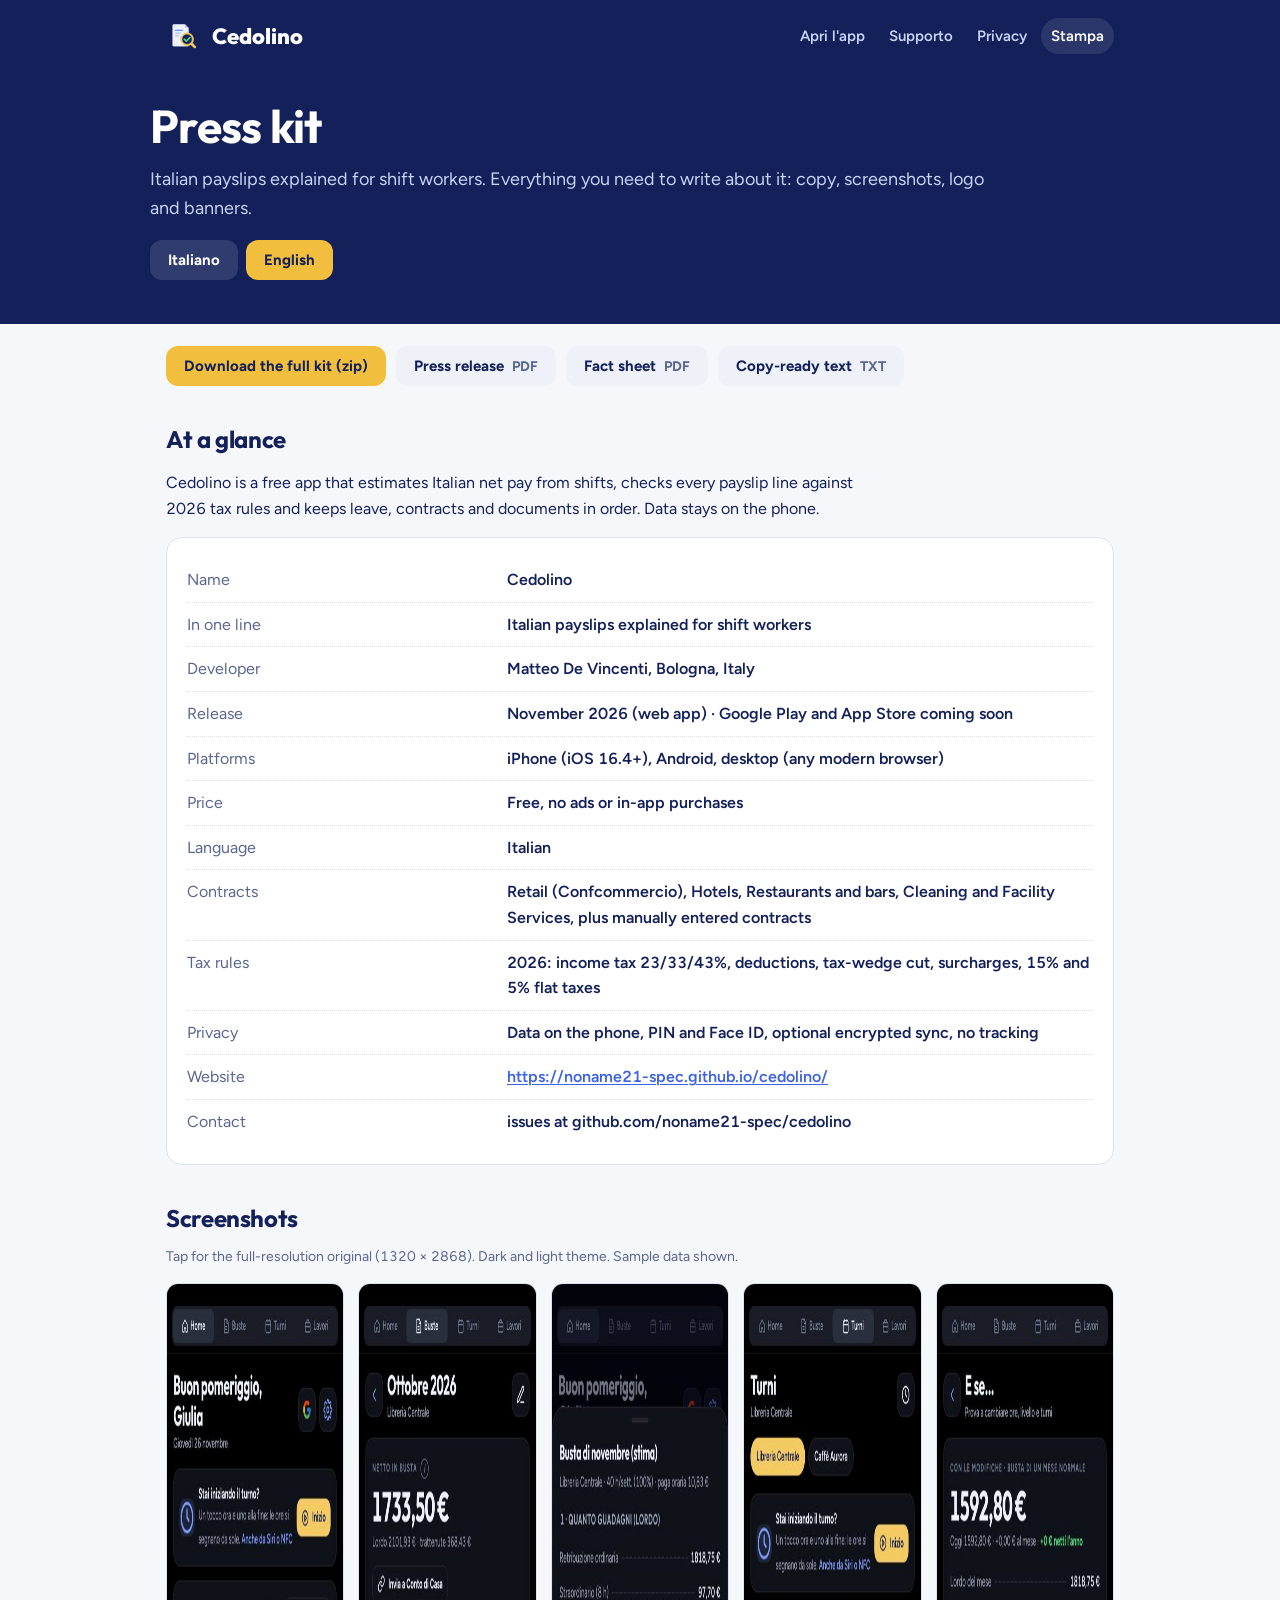
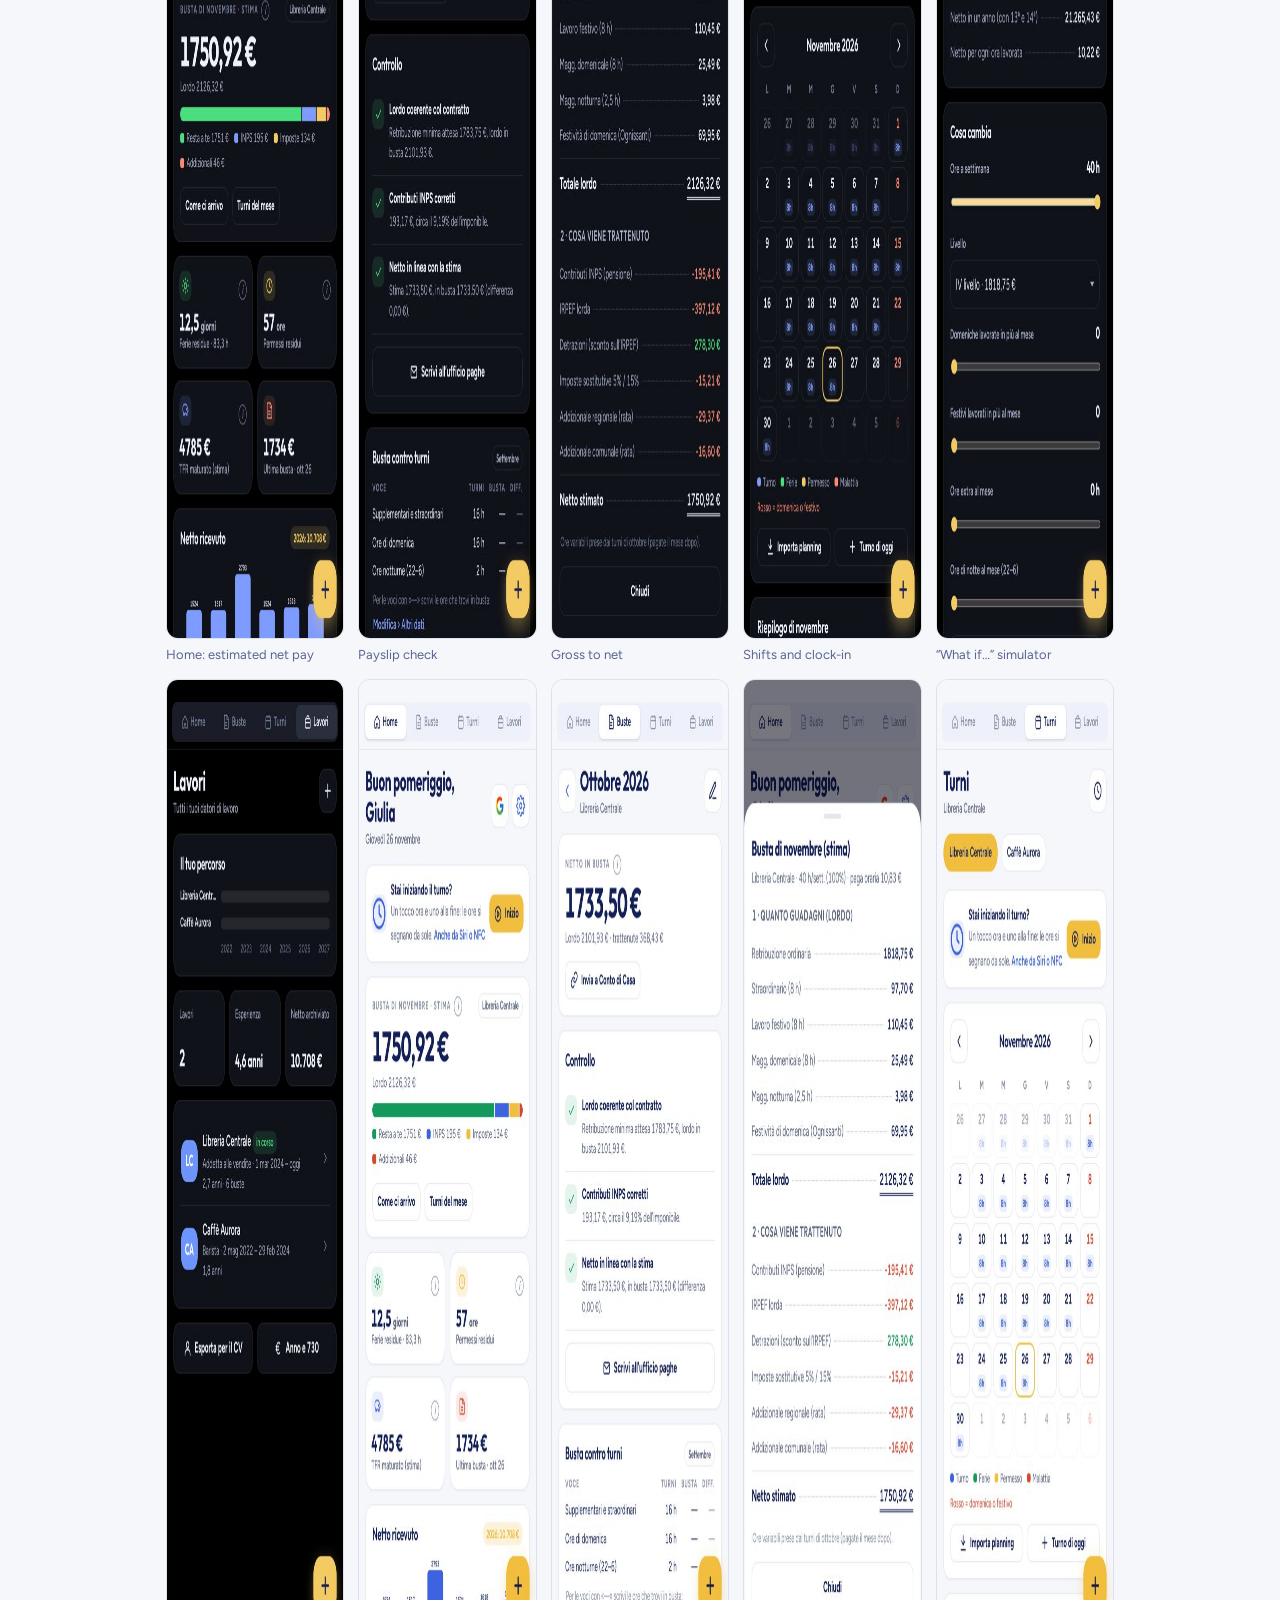
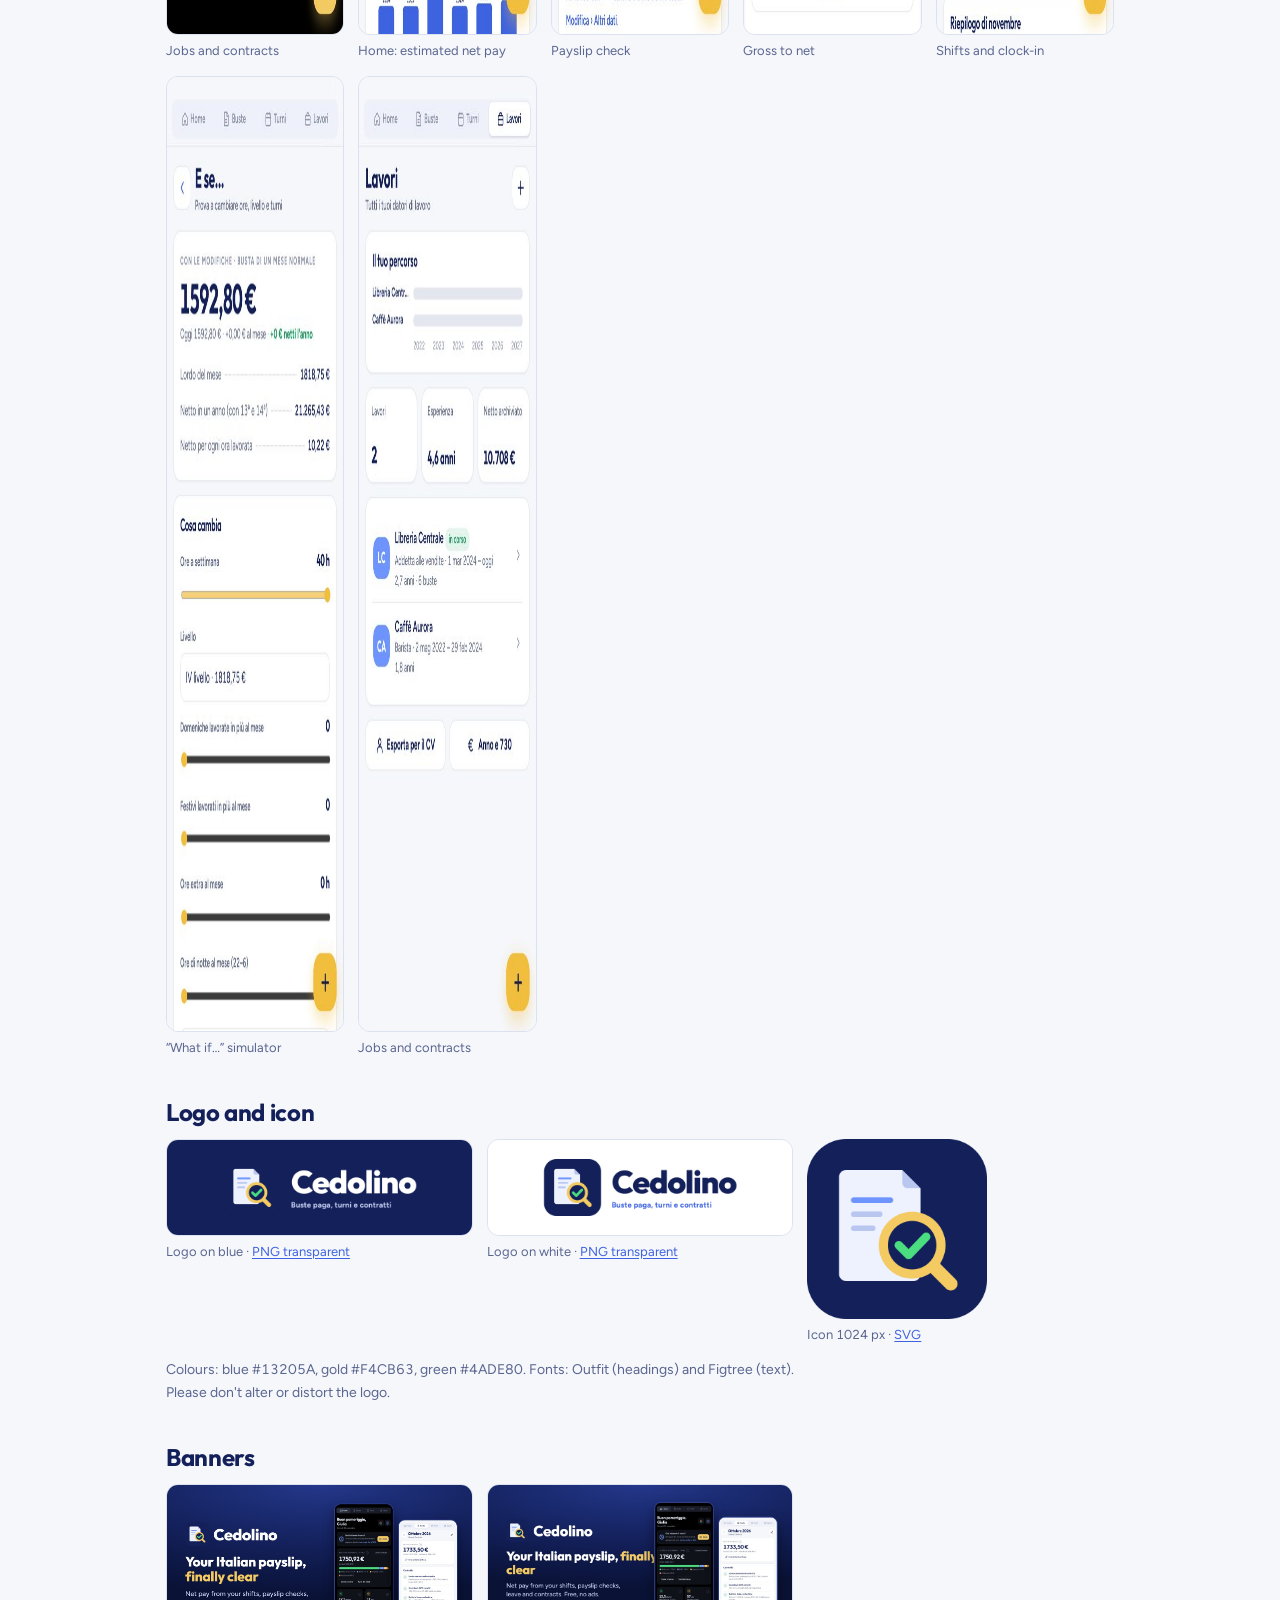
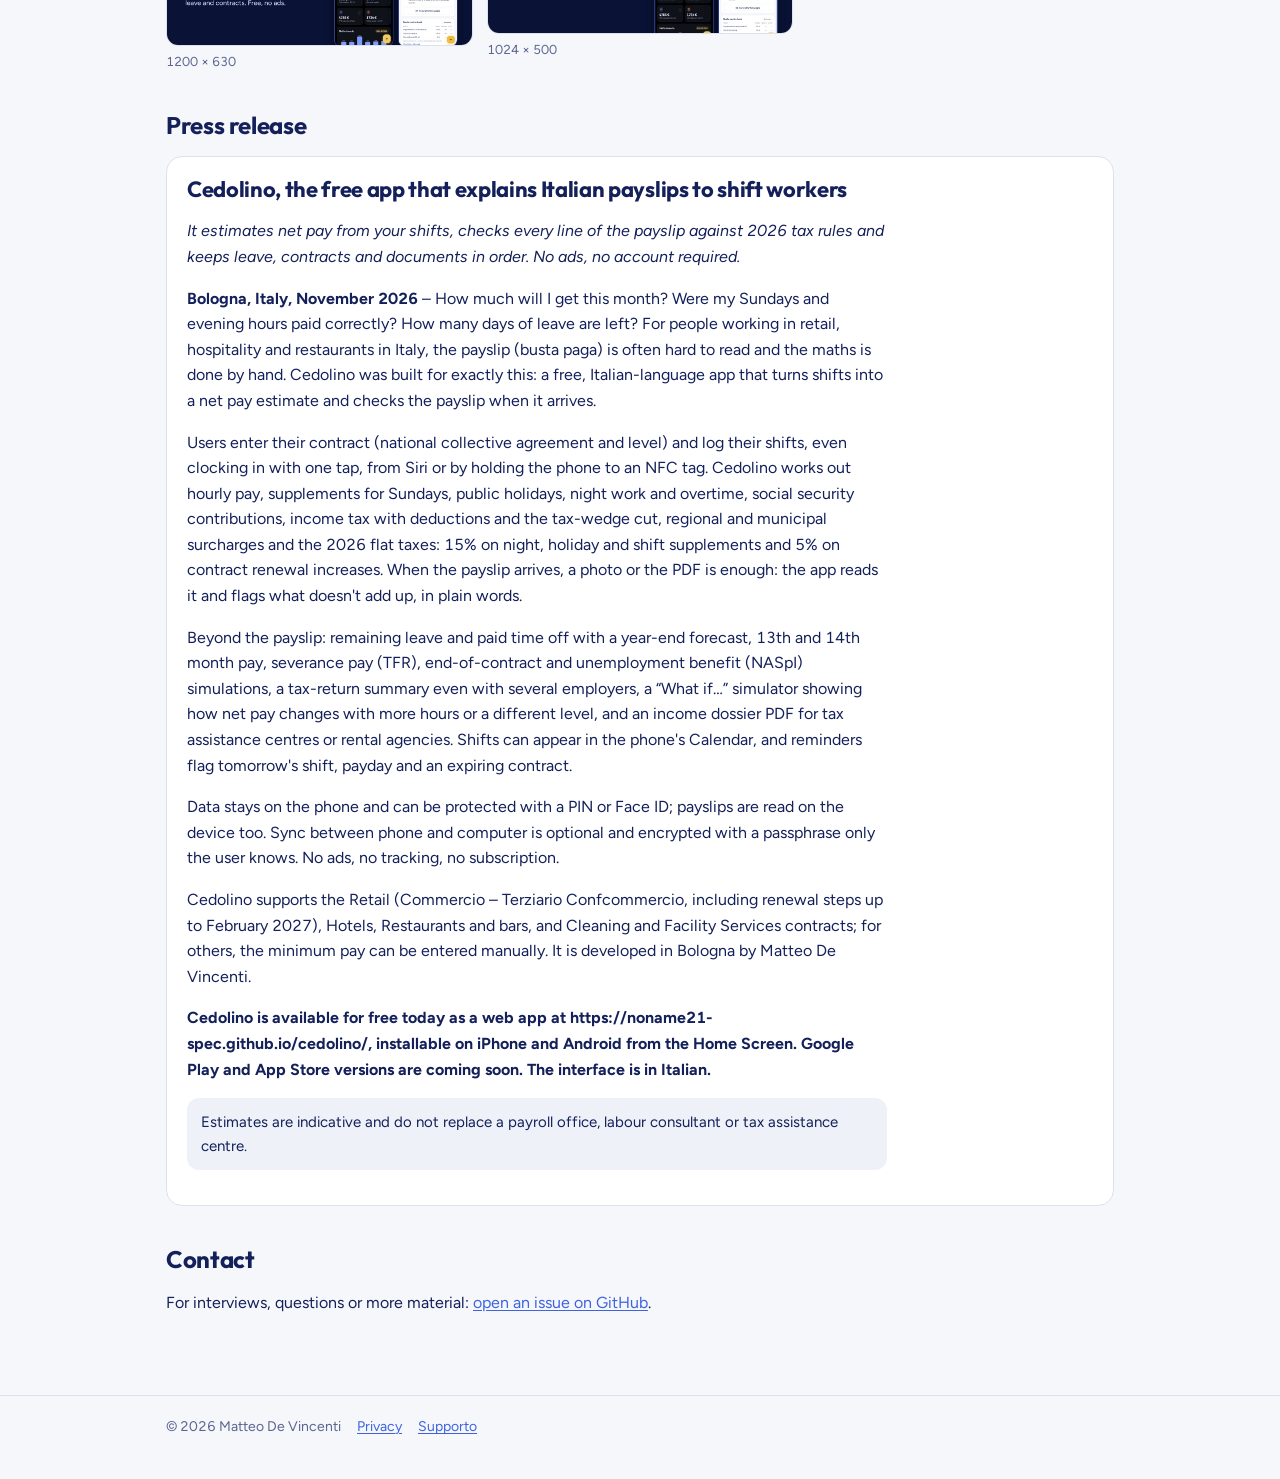
<file: stampa/index.html>
<!doctype html>
<html lang="it">
<head>
<meta charset="utf-8">
<meta name="viewport" content="width=device-width, initial-scale=1, viewport-fit=cover">
<title>Kit stampa · Cedolino</title>
<meta name="description" content="Kit stampa di Cedolino: comunicato, scheda, schermate, logo e grafiche in italiano e inglese.">
<meta property="og:title" content="Cedolino · Kit stampa"><meta property="og:description" content="Cedolino è un&#x27;app gratuita che stima il netto della busta paga dai turni, controlla ogni voce con le regole fiscali 2026 e tiene in ordine ferie, contratti e documenti. I dati restano sul telefono.">
<meta property="og:image" content="https://noname21-spec.github.io/cedolino/icons/anteprima-social.jpg"><meta property="og:type" content="website"><meta name="twitter:card" content="summary_large_image">
<link rel="icon" href="../icons/icon.svg" type="image/svg+xml">
<link rel="preconnect" href="https://fonts.googleapis.com"><link rel="preconnect" href="https://fonts.gstatic.com" crossorigin>
<link rel="stylesheet" href="https://fonts.googleapis.com/css2?family=Figtree:wght@400;600;700&family=Outfit:wght@700;800&display=swap">
<link rel="stylesheet" href="../pagine.css">
</head>
<body>
<header class="top"><div class="in">
  <a class="brand" href="../"><img src="../icons/icon-192.png?v=2" alt="">Cedolino</a>
  <nav><a href="../">Apri l'app</a><a href="../supporto.html">Supporto</a><a href="../privacy.html">Privacy</a><a href="./" aria-current="page">Stampa</a></nav>
</div></header>
<div class="hero"><div class="in">
  <h1 data-l="it">Kit stampa</h1><h1 data-l="en" hidden>Press kit</h1>
  <p data-l="it">La busta paga spiegata a chi lavora su turni. Tutto quello che serve per scriverne: testi, schermate, logo e grafiche.</p>
  <p data-l="en" hidden>Italian payslips explained for shift workers. Everything you need to write about it: copy, screenshots, logo and banners.</p>
  <div class="lang"><a class="btn on-hero" href="#it" data-set="it">Italiano</a><a class="btn on-hero" href="#en" data-set="en">English</a></div>
</div></div>
<main class="wrap">
<section data-l="it" lang="it">
  <div class="btns"><a class="btn" href="cedolino-kit-stampa.zip" download>Scarica tutto il kit (zip)</a><a class="btn ghost" href="documenti/cedolino-comunicato-stampa-it.pdf" download>Comunicato stampa <span class="small">PDF</span></a><a class="btn ghost" href="documenti/cedolino-scheda-it.pdf" download>Scheda <span class="small">PDF</span></a><a class="btn ghost" href="documenti/cedolino-testi-it.txt" download>Testi da copiare <span class="small">TXT</span></a></div>
  <h2>In breve</h2><p>Cedolino è un&#x27;app gratuita che stima il netto della busta paga dai turni, controlla ogni voce con le regole fiscali 2026 e tiene in ordine ferie, contratti e documenti. I dati restano sul telefono.</p>
  <div class="card"><div class="kv"><span class="k">Nome</span><span class="v">Cedolino</span></div><div class="kv"><span class="k">In una frase</span><span class="v">La busta paga spiegata a chi lavora su turni</span></div><div class="kv"><span class="k">Sviluppatore</span><span class="v">Matteo De Vincenti, Bologna</span></div><div class="kv"><span class="k">Uscita</span><span class="v">Novembre 2026 (app web) · Google Play e App Store in arrivo</span></div><div class="kv"><span class="k">Piattaforme</span><span class="v">iPhone (iOS 16.4+), Android, computer (qualsiasi browser moderno)</span></div><div class="kv"><span class="k">Prezzo</span><span class="v">Gratis, senza pubblicità né acquisti in app</span></div><div class="kv"><span class="k">Lingua</span><span class="v">Italiano</span></div><div class="kv"><span class="k">Contratti</span><span class="v">Commercio-Terziario Confcommercio, Turismo-Alberghi, Pubblici esercizi, Pulizie e Multiservizi, più contratti inseriti a mano</span></div><div class="kv"><span class="k">Regole fiscali</span><span class="v">2026: IRPEF 23/33/43%, detrazioni, taglio del cuneo, addizionali, imposta al 15% e al 5%</span></div><div class="kv"><span class="k">Privacy</span><span class="v">Dati sul telefono, PIN e Face ID, sincronizzazione facoltativa cifrata, nessun tracciamento</span></div><div class="kv"><span class="k">Sito</span><span class="v"><a href="https://noname21-spec.github.io/cedolino/">https://noname21-spec.github.io/cedolino/</a></span></div><div class="kv"><span class="k">Contatti</span><span class="v">segnalazioni su github.com/noname21-spec/cedolino</span></div></div>
  <h2>Schermate</h2><p class="small">Tocca per l'originale ad alta risoluzione (1320 × 2868). Tema scuro e chiaro. I dati mostrati sono di esempio.</p>
  <div class="grid"><figure><a href="img/schermate/cedolino-01-home-scuro.png"><img loading="lazy" src="img/anteprime/cedolino-01-home-scuro.jpg" alt="Home: netto stimato" width="440" height="956"></a><figcaption>Home: netto stimato</figcaption></figure><figure><a href="img/schermate/cedolino-02-busta-scuro.png"><img loading="lazy" src="img/anteprime/cedolino-02-busta-scuro.jpg" alt="Controllo della busta" width="440" height="956"></a><figcaption>Controllo della busta</figcaption></figure><figure><a href="img/schermate/cedolino-03-stima-scuro.png"><img loading="lazy" src="img/anteprime/cedolino-03-stima-scuro.jpg" alt="Dal lordo al netto" width="440" height="956"></a><figcaption>Dal lordo al netto</figcaption></figure><figure><a href="img/schermate/cedolino-04-turni-scuro.png"><img loading="lazy" src="img/anteprime/cedolino-04-turni-scuro.jpg" alt="Turni e timbro" width="440" height="956"></a><figcaption>Turni e timbro</figcaption></figure><figure><a href="img/schermate/cedolino-05-sefosse-scuro.png"><img loading="lazy" src="img/anteprime/cedolino-05-sefosse-scuro.jpg" alt="Simulatore «E se…»" width="440" height="956"></a><figcaption>Simulatore «E se…»</figcaption></figure><figure><a href="img/schermate/cedolino-06-lavori-scuro.png"><img loading="lazy" src="img/anteprime/cedolino-06-lavori-scuro.jpg" alt="Lavori e contratti" width="440" height="956"></a><figcaption>Lavori e contratti</figcaption></figure><figure><a href="img/schermate/cedolino-01-home-chiaro.png"><img loading="lazy" src="img/anteprime/cedolino-01-home-chiaro.jpg" alt="Home: netto stimato" width="440" height="956"></a><figcaption>Home: netto stimato</figcaption></figure><figure><a href="img/schermate/cedolino-02-busta-chiaro.png"><img loading="lazy" src="img/anteprime/cedolino-02-busta-chiaro.jpg" alt="Controllo della busta" width="440" height="956"></a><figcaption>Controllo della busta</figcaption></figure><figure><a href="img/schermate/cedolino-03-stima-chiaro.png"><img loading="lazy" src="img/anteprime/cedolino-03-stima-chiaro.jpg" alt="Dal lordo al netto" width="440" height="956"></a><figcaption>Dal lordo al netto</figcaption></figure><figure><a href="img/schermate/cedolino-04-turni-chiaro.png"><img loading="lazy" src="img/anteprime/cedolino-04-turni-chiaro.jpg" alt="Turni e timbro" width="440" height="956"></a><figcaption>Turni e timbro</figcaption></figure><figure><a href="img/schermate/cedolino-05-sefosse-chiaro.png"><img loading="lazy" src="img/anteprime/cedolino-05-sefosse-chiaro.jpg" alt="Simulatore «E se…»" width="440" height="956"></a><figcaption>Simulatore «E se…»</figcaption></figure><figure><a href="img/schermate/cedolino-06-lavori-chiaro.png"><img loading="lazy" src="img/anteprime/cedolino-06-lavori-chiaro.jpg" alt="Lavori e contratti" width="440" height="956"></a><figcaption>Lavori e contratti</figcaption></figure></div>
  <h2>Logo e icona</h2>
  <div class="grid wide">
    <figure><a href="img/logo/logo-orizzontale-scuro.png"><img loading="lazy" src="img/logo/logo-orizzontale-scuro.png" alt="Logo"></a><figcaption>Logo su fondo blu · <a href="img/logo/logo-orizzontale-su-trasparente-bianco.png">PNG trasparente</a></figcaption></figure>
    <figure><a href="img/logo/logo-orizzontale-chiaro.png"><img loading="lazy" src="img/logo/logo-orizzontale-chiaro.png" alt="Logo"></a><figcaption>Logo su fondo bianco · <a href="img/logo/logo-orizzontale-su-trasparente-blu.png">PNG trasparente</a></figcaption></figure>
    <figure><a href="img/logo/icona-arrotondata-1024.png"><img loading="lazy" src="img/logo/icona-arrotondata-1024.png" alt="Icona" style="max-width:180px;border:0;background:none"></a><figcaption>Icona 1024 px · <a href="img/logo/icona.svg">SVG</a></figcaption></figure>
  </div>
  <p class="small">Colori: blu #13205A, oro #F4CB63, verde #4ADE80. Caratteri: Outfit (titoli) e Figtree (testo). Non modificare né deformare il logo.</p>
  <h2>Grafiche</h2>
  <div class="grid wide">
    <figure><a href="img/grafiche/anteprima-social-1200x630-it.jpg"><img loading="lazy" src="img/grafiche/anteprima-social-1200x630-it.jpg" alt=""></a><figcaption>1200 × 630</figcaption></figure>
    <figure><a href="img/grafiche/play-grafica-in-evidenza-1024x500-it.jpg"><img loading="lazy" src="img/grafiche/play-grafica-in-evidenza-1024x500-it.jpg" alt=""></a><figcaption>1024 × 500</figcaption></figure>
  </div>
  <h2>Comunicato stampa</h2>
  <div class="card"><h3 style="margin-top:0;font-size:22px">Cedolino, l&#x27;app gratuita che spiega la busta paga a chi lavora su turni</h3><p><i>Stima il netto dai turni, controlla ogni voce della busta con le regole fiscali 2026 e tiene in ordine ferie, contratti e documenti. Senza pubblicità e senza account obbligatori.</i></p><p><b>Bologna, novembre 2026</b> – Quanto arriverà in busta questo mese? Le domeniche e le ore serali sono state pagate giuste? Quanti giorni di ferie restano? Per chi lavora nel commercio, nel turismo e nella ristorazione la busta paga è spesso un foglio difficile da leggere, e i conti si fanno a mano. Cedolino nasce per questo: un&#x27;app gratuita, in italiano, che trasforma i turni in una stima del netto e controlla la busta quando arriva.</p><p>Si inserisce il proprio contratto (CCNL e livello) e si segnano i turni, anche timbrando con un tocco, da Siri o avvicinando il telefono a un adesivo NFC. Cedolino calcola paga oraria, maggiorazioni per domeniche, festivi, notturni e straordinari, contributi INPS, IRPEF con detrazioni e taglio del cuneo fiscale, addizionali e le imposte agevolate del 2026: il 15% sulle maggiorazioni per lavoro notturno, festivo e a turni e il 5% sugli aumenti dei rinnovi contrattuali. Quando arriva la busta basta fotografarla o caricarne il PDF: l&#x27;app legge le voci e segnala cosa non torna, spiegandolo in parole semplici.</p><p>Oltre alla busta: ferie e permessi residui con la previsione a fine anno, tredicesima e quattordicesima, TFR, la simulazione della fine del contratto e della NASpI, il riepilogo per il 730 anche con più datori di lavoro, il simulatore «E se…» per vedere come cambia il netto con più ore o un livello diverso, e un dossier PDF del reddito da portare al CAF o a un&#x27;agenzia per l&#x27;affitto. I turni possono comparire nel Calendario del telefono e gli avvisi ricordano il turno di domani, il giorno di paga e il contratto in scadenza.</p><p>I dati restano sul telefono e si possono proteggere con PIN o Face ID; anche la lettura delle buste avviene sul dispositivo. La sincronizzazione tra telefono e computer è facoltativa ed è cifrata con una frase segreta che conosce solo l&#x27;utente. Nessuna pubblicità, nessun tracciamento, nessun abbonamento.</p><p>Cedolino conosce i contratti Commercio – Terziario Confcommercio (con le tranche del rinnovo fino a febbraio 2027), Turismo – Alberghi, Pubblici esercizi e ristorazione, Pulizie e Multiservizi; per gli altri si inserisce il minimo a mano. È sviluppata a Bologna da Matteo De Vincenti.</p><p><b>Cedolino è disponibile gratis da oggi come app web su https://noname21-spec.github.io/cedolino/, installabile su iPhone e Android dalla schermata Home. Le versioni per Google Play e App Store sono in arrivo.</b></p><p class="note">Le stime hanno valore indicativo e non sostituiscono l&#x27;ufficio paghe, il consulente del lavoro o il CAF.</p></div>
  <h2>Contatti</h2>
  <p>Per interviste, domande o materiali in più: <span data-contatto="it"><a href="https://github.com/noname21-spec/cedolino/issues/new">apri una segnalazione su GitHub</a></span>.</p>
</section>
<section data-l="en" lang="en" hidden>
  <div class="btns"><a class="btn" href="cedolino-kit-stampa.zip" download>Download the full kit (zip)</a><a class="btn ghost" href="documenti/cedolino-press-release-en.pdf" download>Press release <span class="small">PDF</span></a><a class="btn ghost" href="documenti/cedolino-fact-sheet-en.pdf" download>Fact sheet <span class="small">PDF</span></a><a class="btn ghost" href="documenti/cedolino-testi-en.txt" download>Copy-ready text <span class="small">TXT</span></a></div>
  <h2>At a glance</h2><p>Cedolino is a free app that estimates Italian net pay from shifts, checks every payslip line against 2026 tax rules and keeps leave, contracts and documents in order. Data stays on the phone.</p>
  <div class="card"><div class="kv"><span class="k">Name</span><span class="v">Cedolino</span></div><div class="kv"><span class="k">In one line</span><span class="v">Italian payslips explained for shift workers</span></div><div class="kv"><span class="k">Developer</span><span class="v">Matteo De Vincenti, Bologna, Italy</span></div><div class="kv"><span class="k">Release</span><span class="v">November 2026 (web app) · Google Play and App Store coming soon</span></div><div class="kv"><span class="k">Platforms</span><span class="v">iPhone (iOS 16.4+), Android, desktop (any modern browser)</span></div><div class="kv"><span class="k">Price</span><span class="v">Free, no ads or in-app purchases</span></div><div class="kv"><span class="k">Language</span><span class="v">Italian</span></div><div class="kv"><span class="k">Contracts</span><span class="v">Retail (Confcommercio), Hotels, Restaurants and bars, Cleaning and Facility Services, plus manually entered contracts</span></div><div class="kv"><span class="k">Tax rules</span><span class="v">2026: income tax 23/33/43%, deductions, tax-wedge cut, surcharges, 15% and 5% flat taxes</span></div><div class="kv"><span class="k">Privacy</span><span class="v">Data on the phone, PIN and Face ID, optional encrypted sync, no tracking</span></div><div class="kv"><span class="k">Website</span><span class="v"><a href="https://noname21-spec.github.io/cedolino/">https://noname21-spec.github.io/cedolino/</a></span></div><div class="kv"><span class="k">Contact</span><span class="v">issues at github.com/noname21-spec/cedolino</span></div></div>
  <h2>Screenshots</h2><p class="small">Tap for the full-resolution original (1320 × 2868). Dark and light theme. Sample data shown.</p>
  <div class="grid"><figure><a href="img/schermate/cedolino-01-home-scuro.png"><img loading="lazy" src="img/anteprime/cedolino-01-home-scuro.jpg" alt="Home: estimated net pay" width="440" height="956"></a><figcaption>Home: estimated net pay</figcaption></figure><figure><a href="img/schermate/cedolino-02-busta-scuro.png"><img loading="lazy" src="img/anteprime/cedolino-02-busta-scuro.jpg" alt="Payslip check" width="440" height="956"></a><figcaption>Payslip check</figcaption></figure><figure><a href="img/schermate/cedolino-03-stima-scuro.png"><img loading="lazy" src="img/anteprime/cedolino-03-stima-scuro.jpg" alt="Gross to net" width="440" height="956"></a><figcaption>Gross to net</figcaption></figure><figure><a href="img/schermate/cedolino-04-turni-scuro.png"><img loading="lazy" src="img/anteprime/cedolino-04-turni-scuro.jpg" alt="Shifts and clock-in" width="440" height="956"></a><figcaption>Shifts and clock-in</figcaption></figure><figure><a href="img/schermate/cedolino-05-sefosse-scuro.png"><img loading="lazy" src="img/anteprime/cedolino-05-sefosse-scuro.jpg" alt="“What if…” simulator" width="440" height="956"></a><figcaption>“What if…” simulator</figcaption></figure><figure><a href="img/schermate/cedolino-06-lavori-scuro.png"><img loading="lazy" src="img/anteprime/cedolino-06-lavori-scuro.jpg" alt="Jobs and contracts" width="440" height="956"></a><figcaption>Jobs and contracts</figcaption></figure><figure><a href="img/schermate/cedolino-01-home-chiaro.png"><img loading="lazy" src="img/anteprime/cedolino-01-home-chiaro.jpg" alt="Home: estimated net pay" width="440" height="956"></a><figcaption>Home: estimated net pay</figcaption></figure><figure><a href="img/schermate/cedolino-02-busta-chiaro.png"><img loading="lazy" src="img/anteprime/cedolino-02-busta-chiaro.jpg" alt="Payslip check" width="440" height="956"></a><figcaption>Payslip check</figcaption></figure><figure><a href="img/schermate/cedolino-03-stima-chiaro.png"><img loading="lazy" src="img/anteprime/cedolino-03-stima-chiaro.jpg" alt="Gross to net" width="440" height="956"></a><figcaption>Gross to net</figcaption></figure><figure><a href="img/schermate/cedolino-04-turni-chiaro.png"><img loading="lazy" src="img/anteprime/cedolino-04-turni-chiaro.jpg" alt="Shifts and clock-in" width="440" height="956"></a><figcaption>Shifts and clock-in</figcaption></figure><figure><a href="img/schermate/cedolino-05-sefosse-chiaro.png"><img loading="lazy" src="img/anteprime/cedolino-05-sefosse-chiaro.jpg" alt="“What if…” simulator" width="440" height="956"></a><figcaption>“What if…” simulator</figcaption></figure><figure><a href="img/schermate/cedolino-06-lavori-chiaro.png"><img loading="lazy" src="img/anteprime/cedolino-06-lavori-chiaro.jpg" alt="Jobs and contracts" width="440" height="956"></a><figcaption>Jobs and contracts</figcaption></figure></div>
  <h2>Logo and icon</h2>
  <div class="grid wide">
    <figure><a href="img/logo/logo-orizzontale-scuro.png"><img loading="lazy" src="img/logo/logo-orizzontale-scuro.png" alt="Logo"></a><figcaption>Logo on blue · <a href="img/logo/logo-orizzontale-su-trasparente-bianco.png">PNG transparent</a></figcaption></figure>
    <figure><a href="img/logo/logo-orizzontale-chiaro.png"><img loading="lazy" src="img/logo/logo-orizzontale-chiaro.png" alt="Logo"></a><figcaption>Logo on white · <a href="img/logo/logo-orizzontale-su-trasparente-blu.png">PNG transparent</a></figcaption></figure>
    <figure><a href="img/logo/icona-arrotondata-1024.png"><img loading="lazy" src="img/logo/icona-arrotondata-1024.png" alt="Icona" style="max-width:180px;border:0;background:none"></a><figcaption>Icon 1024 px · <a href="img/logo/icona.svg">SVG</a></figcaption></figure>
  </div>
  <p class="small">Colours: blue #13205A, gold #F4CB63, green #4ADE80. Fonts: Outfit (headings) and Figtree (text). Please don't alter or distort the logo.</p>
  <h2>Banners</h2>
  <div class="grid wide">
    <figure><a href="img/grafiche/anteprima-social-1200x630-en.jpg"><img loading="lazy" src="img/grafiche/anteprima-social-1200x630-en.jpg" alt=""></a><figcaption>1200 × 630</figcaption></figure>
    <figure><a href="img/grafiche/play-grafica-in-evidenza-1024x500-en.jpg"><img loading="lazy" src="img/grafiche/play-grafica-in-evidenza-1024x500-en.jpg" alt=""></a><figcaption>1024 × 500</figcaption></figure>
  </div>
  <h2>Press release</h2>
  <div class="card"><h3 style="margin-top:0;font-size:22px">Cedolino, the free app that explains Italian payslips to shift workers</h3><p><i>It estimates net pay from your shifts, checks every line of the payslip against 2026 tax rules and keeps leave, contracts and documents in order. No ads, no account required.</i></p><p><b>Bologna, Italy, November 2026</b> – How much will I get this month? Were my Sundays and evening hours paid correctly? How many days of leave are left? For people working in retail, hospitality and restaurants in Italy, the payslip (busta paga) is often hard to read and the maths is done by hand. Cedolino was built for exactly this: a free, Italian-language app that turns shifts into a net pay estimate and checks the payslip when it arrives.</p><p>Users enter their contract (national collective agreement and level) and log their shifts, even clocking in with one tap, from Siri or by holding the phone to an NFC tag. Cedolino works out hourly pay, supplements for Sundays, public holidays, night work and overtime, social security contributions, income tax with deductions and the tax-wedge cut, regional and municipal surcharges and the 2026 flat taxes: 15% on night, holiday and shift supplements and 5% on contract renewal increases. When the payslip arrives, a photo or the PDF is enough: the app reads it and flags what doesn&#x27;t add up, in plain words.</p><p>Beyond the payslip: remaining leave and paid time off with a year-end forecast, 13th and 14th month pay, severance pay (TFR), end-of-contract and unemployment benefit (NASpI) simulations, a tax-return summary even with several employers, a “What if…” simulator showing how net pay changes with more hours or a different level, and an income dossier PDF for tax assistance centres or rental agencies. Shifts can appear in the phone&#x27;s Calendar, and reminders flag tomorrow&#x27;s shift, payday and an expiring contract.</p><p>Data stays on the phone and can be protected with a PIN or Face ID; payslips are read on the device too. Sync between phone and computer is optional and encrypted with a passphrase only the user knows. No ads, no tracking, no subscription.</p><p>Cedolino supports the Retail (Commercio – Terziario Confcommercio, including renewal steps up to February 2027), Hotels, Restaurants and bars, and Cleaning and Facility Services contracts; for others, the minimum pay can be entered manually. It is developed in Bologna by Matteo De Vincenti.</p><p><b>Cedolino is available for free today as a web app at https://noname21-spec.github.io/cedolino/, installable on iPhone and Android from the Home Screen. Google Play and App Store versions are coming soon. The interface is in Italian.</b></p><p class="note">Estimates are indicative and do not replace a payroll office, labour consultant or tax assistance centre.</p></div>
  <h2>Contact</h2>
  <p>For interviews, questions or more material: <span data-contatto="en"><a href="https://github.com/noname21-spec/cedolino/issues/new">open an issue on GitHub</a></span>.</p>
</section>
</main>
<footer><div class="in"><span>© 2026 Matteo De Vincenti</span><a href="../privacy.html">Privacy</a><a href="../supporto.html">Supporto</a></div></footer>
<script src="../pagine.js"></script>
</body>
</html>
</file>
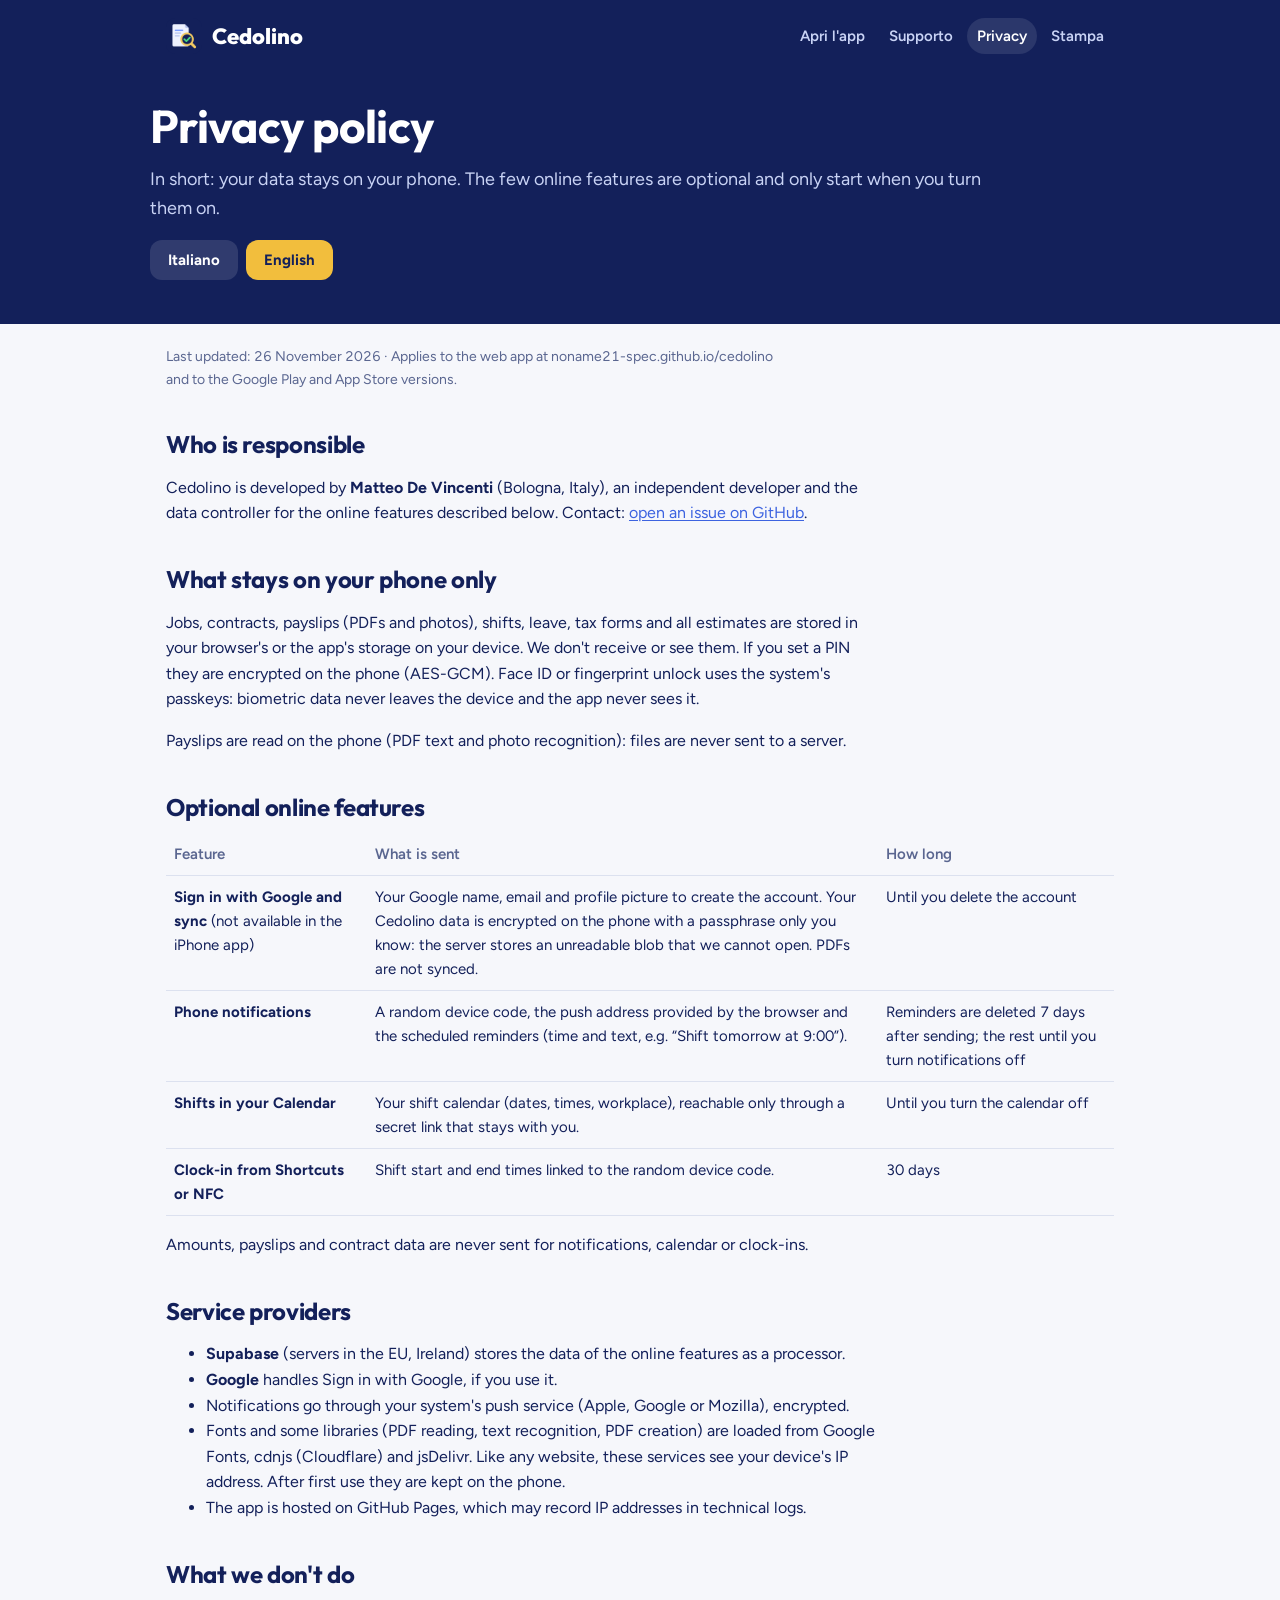
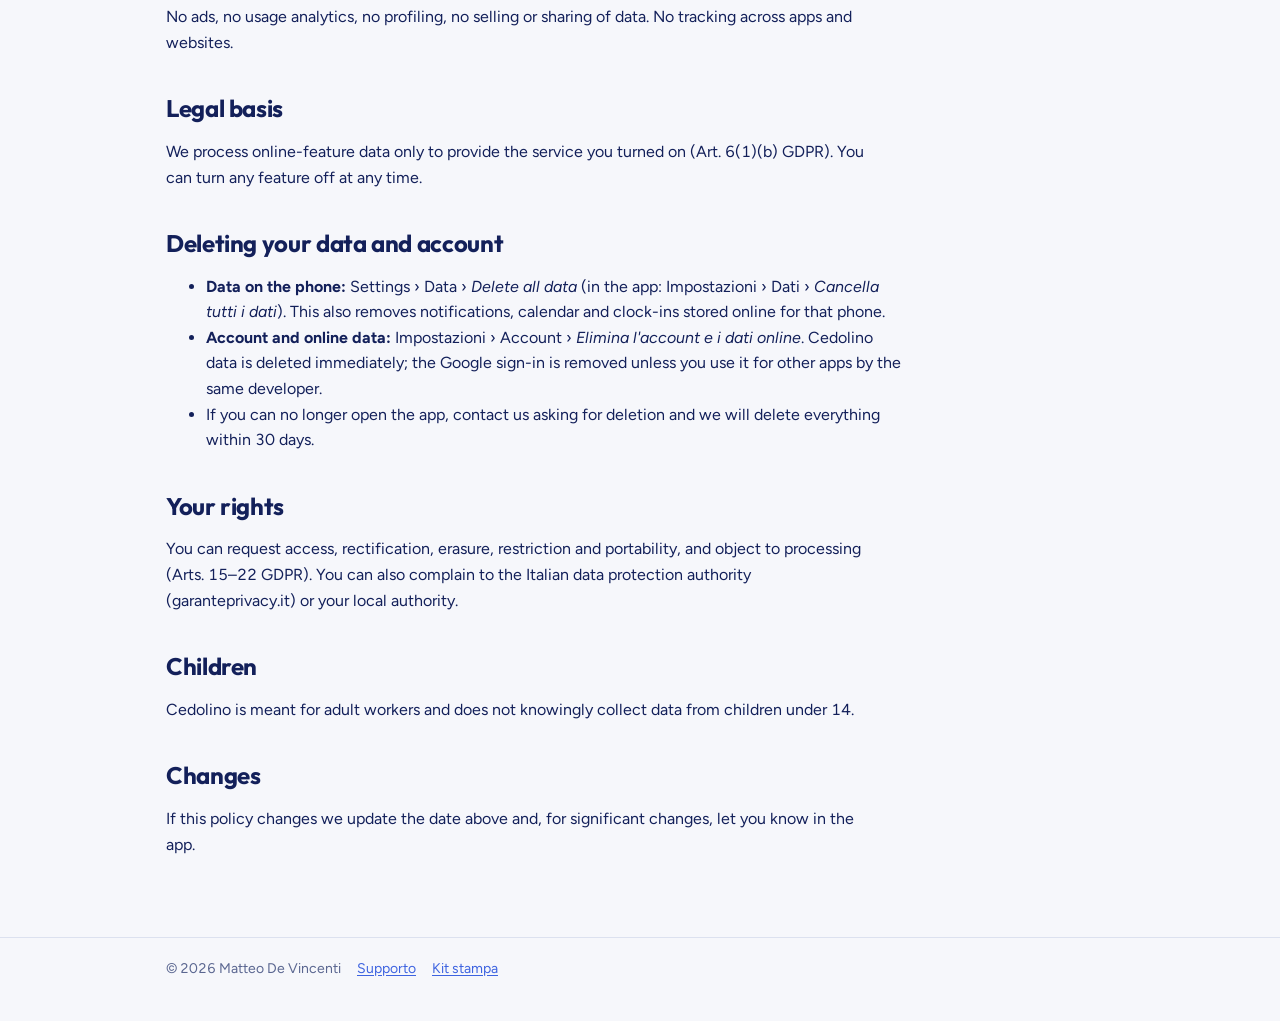
<file: privacy.html>
<!doctype html>
<html lang="it">
<head>
<meta charset="utf-8">
<meta name="viewport" content="width=device-width, initial-scale=1, viewport-fit=cover">
<title>Privacy · Cedolino</title>
<meta name="description" content="Come Cedolino tratta i tuoi dati: tutto resta sul telefono, le funzioni online sono facoltative.">
<link rel="icon" href="icons/icon.svg" type="image/svg+xml">
<link rel="preconnect" href="https://fonts.googleapis.com"><link rel="preconnect" href="https://fonts.gstatic.com" crossorigin>
<link rel="stylesheet" href="https://fonts.googleapis.com/css2?family=Figtree:wght@400;600;700&family=Outfit:wght@700;800&display=swap">
<link rel="stylesheet" href="pagine.css">
</head>
<body>
<header class="top"><div class="in">
  <a class="brand" href="./"><img src="icons/icon-192.png?v=2" alt="">Cedolino</a>
  <nav><a href="./">Apri l'app</a><a href="supporto.html">Supporto</a><a href="privacy.html" aria-current="page">Privacy</a><a href="stampa/">Stampa</a></nav>
</div></header>
<div class="hero"><div class="in">
  <h1 data-l="it">Informativa sulla privacy</h1><h1 data-l="en" hidden>Privacy policy</h1>
  <p data-l="it">In breve: i tuoi dati restano sul telefono. Le poche funzioni online sono facoltative e le accendi tu.</p>
  <p data-l="en" hidden>In short: your data stays on your phone. The few online features are optional and only start when you turn them on.</p>
  <div class="lang"><a class="btn on-hero" href="#it" data-set="it">Italiano</a><a class="btn on-hero" href="#en" data-set="en">English</a></div>
</div></div>

<main class="wrap">
<section lang="it" data-l="it">
  <p class="small">Ultimo aggiornamento: 26 novembre 2026 · Vale per l'app web su noname21-spec.github.io/cedolino e per le versioni su Google Play e App Store.</p>

  <h2>Chi è il titolare</h2>
  <p>Cedolino è sviluppata da <b>Matteo De Vincenti</b> (Bologna), sviluppatore indipendente, che è titolare del trattamento per i dati delle funzioni online descritte qui sotto. Contatti: <span data-contatto="it"><a href="https://github.com/noname21-spec/cedolino/issues/new">apri una segnalazione su GitHub</a></span>.</p>

  <h2>Cosa resta solo sul tuo telefono</h2>
  <p>Lavori, contratti, buste paga (PDF e foto), turni, ferie, CU e tutte le stime sono salvati nella memoria del browser o dell'app sul tuo dispositivo. Non li riceviamo e non li vediamo. Se imposti un PIN, sono cifrati sul telefono (AES-GCM). Lo sblocco con Face ID o impronta usa le passkey del sistema: i dati biometrici non escono mai dal dispositivo e l'app non li conosce.</p>
  <p>La lettura delle buste (testo dei PDF e riconoscimento delle foto) avviene sul telefono: i file non vengono inviati a nessun server.</p>

  <h2>Funzioni online facoltative</h2>
  <div class="tablewrap"><table>
    <tr><th>Funzione</th><th>Cosa viene inviato</th><th>Per quanto</th></tr>
    <tr><td><b>Accesso con Google e sincronizzazione</b> (non presente nell'app per iPhone)</td><td>Nome, email e immagine del profilo Google per creare l'account. I tuoi dati di Cedolino vengono cifrati sul telefono con una frase segreta che conosci solo tu: sul server arriva un blocco illeggibile, nemmeno noi possiamo aprirlo. I PDF non vengono sincronizzati.</td><td>Finché non elimini l'account</td></tr>
    <tr><td><b>Avvisi sul telefono</b> (notifiche)</td><td>Un codice casuale del dispositivo, l'indirizzo per le notifiche fornito dal browser e i promemoria programmati (orario e testo, per esempio «Turno domani alle 9:00»).</td><td>Gli avvisi vengono cancellati 7 giorni dopo l'invio; il resto finché spegni gli avvisi</td></tr>
    <tr><td><b>Turni nel Calendario</b></td><td>Il calendario dei tuoi turni (date, orari, luogo di lavoro), raggiungibile solo con un indirizzo segreto che resta a te.</td><td>Finché spegni il calendario</td></tr>
    <tr><td><b>Timbro da Comandi rapidi o NFC</b></td><td>Orario di inizio e fine turno legato al codice casuale del dispositivo.</td><td>30 giorni</td></tr>
  </table></div>
  <p>Non inviamo mai importi, buste paga o dati del contratto per avvisi, calendario e timbri.</p>

  <h2>A chi ci appoggiamo</h2>
  <ul>
    <li><b>Supabase</b> (server nell'Unione europea, Irlanda) conserva i dati delle funzioni online, come responsabile del trattamento.</li>
    <li><b>Google</b> gestisce l'accesso con Google, se lo usi.</li>
    <li>Le notifiche passano dai servizi push del tuo sistema (Apple, Google o Mozilla) in forma cifrata.</li>
    <li>Caratteri e alcune librerie (lettura PDF, riconoscimento del testo, creazione dei PDF) vengono scaricati da Google Fonts, cdnjs (Cloudflare) e jsDelivr. Come ogni sito, questi servizi vedono l'indirizzo IP del dispositivo. Dopo il primo uso restano in memoria sul telefono.</li>
    <li>L'app è ospitata su GitHub Pages, che può registrare l'indirizzo IP nei log tecnici.</li>
  </ul>

  <h2>Cosa non facciamo</h2>
  <p>Niente pubblicità, niente statistiche di utilizzo, niente profilazione, niente vendita o cessione dei dati. Nessun tracciamento tra app e siti.</p>

  <h2>Base giuridica</h2>
  <p>Trattiamo i dati delle funzioni online solo per fornirti il servizio che hai acceso (art. 6.1.b GDPR). Puoi spegnere ogni funzione in qualsiasi momento.</p>

  <h2 id="elimina">Eliminare i dati e l'account</h2>
  <ul>
    <li><b>Dati sul telefono:</b> Impostazioni › Dati › <i>Cancella tutti i dati</i>. Cancella anche avvisi, calendario e timbri salvati online per quel telefono.</li>
    <li><b>Account e dati online:</b> Impostazioni › Account › <i>Elimina l'account e i dati online</i>. I dati di Cedolino vengono cancellati subito; l'accesso Google viene eliminato se non lo usi per altre app dello stesso sviluppatore.</li>
    <li>Se non puoi più aprire l'app, scrivici dai contatti qui sopra chiedendo la cancellazione: cancelliamo tutto entro 30 giorni.</li>
  </ul>

  <h2>I tuoi diritti</h2>
  <p>Puoi chiedere accesso, rettifica, cancellazione, limitazione, portabilità e opporti al trattamento (artt. 15–22 GDPR). Puoi anche reclamare al Garante per la protezione dei dati personali (garanteprivacy.it).</p>

  <h2>Minori</h2>
  <p>Cedolino è pensata per lavoratori maggiorenni e non raccoglie consapevolmente dati di minori di 14 anni.</p>

  <h2>Modifiche</h2>
  <p>Se questa informativa cambia, aggiorniamo la data in alto e, per cambi importanti, lo segnaliamo nell'app.</p>
</section>

<section lang="en" data-l="en" hidden>
  <p class="small">Last updated: 26 November 2026 · Applies to the web app at noname21-spec.github.io/cedolino and to the Google Play and App Store versions.</p>

  <h2>Who is responsible</h2>
  <p>Cedolino is developed by <b>Matteo De Vincenti</b> (Bologna, Italy), an independent developer and the data controller for the online features described below. Contact: <span data-contatto="en"><a href="https://github.com/noname21-spec/cedolino/issues/new">open an issue on GitHub</a></span>.</p>

  <h2>What stays on your phone only</h2>
  <p>Jobs, contracts, payslips (PDFs and photos), shifts, leave, tax forms and all estimates are stored in your browser's or the app's storage on your device. We don't receive or see them. If you set a PIN they are encrypted on the phone (AES-GCM). Face ID or fingerprint unlock uses the system's passkeys: biometric data never leaves the device and the app never sees it.</p>
  <p>Payslips are read on the phone (PDF text and photo recognition): files are never sent to a server.</p>

  <h2>Optional online features</h2>
  <div class="tablewrap"><table>
    <tr><th>Feature</th><th>What is sent</th><th>How long</th></tr>
    <tr><td><b>Sign in with Google and sync</b> (not available in the iPhone app)</td><td>Your Google name, email and profile picture to create the account. Your Cedolino data is encrypted on the phone with a passphrase only you know: the server stores an unreadable blob that we cannot open. PDFs are not synced.</td><td>Until you delete the account</td></tr>
    <tr><td><b>Phone notifications</b></td><td>A random device code, the push address provided by the browser and the scheduled reminders (time and text, e.g. “Shift tomorrow at 9:00”).</td><td>Reminders are deleted 7 days after sending; the rest until you turn notifications off</td></tr>
    <tr><td><b>Shifts in your Calendar</b></td><td>Your shift calendar (dates, times, workplace), reachable only through a secret link that stays with you.</td><td>Until you turn the calendar off</td></tr>
    <tr><td><b>Clock-in from Shortcuts or NFC</b></td><td>Shift start and end times linked to the random device code.</td><td>30 days</td></tr>
  </table></div>
  <p>Amounts, payslips and contract data are never sent for notifications, calendar or clock-ins.</p>

  <h2>Service providers</h2>
  <ul>
    <li><b>Supabase</b> (servers in the EU, Ireland) stores the data of the online features as a processor.</li>
    <li><b>Google</b> handles Sign in with Google, if you use it.</li>
    <li>Notifications go through your system's push service (Apple, Google or Mozilla), encrypted.</li>
    <li>Fonts and some libraries (PDF reading, text recognition, PDF creation) are loaded from Google Fonts, cdnjs (Cloudflare) and jsDelivr. Like any website, these services see your device's IP address. After first use they are kept on the phone.</li>
    <li>The app is hosted on GitHub Pages, which may record IP addresses in technical logs.</li>
  </ul>

  <h2>What we don't do</h2>
  <p>No ads, no usage analytics, no profiling, no selling or sharing of data. No tracking across apps and websites.</p>

  <h2>Legal basis</h2>
  <p>We process online-feature data only to provide the service you turned on (Art. 6(1)(b) GDPR). You can turn any feature off at any time.</p>

  <h2 id="delete">Deleting your data and account</h2>
  <ul>
    <li><b>Data on the phone:</b> Settings › Data › <i>Delete all data</i> (in the app: Impostazioni › Dati › <i>Cancella tutti i dati</i>). This also removes notifications, calendar and clock-ins stored online for that phone.</li>
    <li><b>Account and online data:</b> Impostazioni › Account › <i>Elimina l'account e i dati online</i>. Cedolino data is deleted immediately; the Google sign-in is removed unless you use it for other apps by the same developer.</li>
    <li>If you can no longer open the app, contact us asking for deletion and we will delete everything within 30 days.</li>
  </ul>

  <h2>Your rights</h2>
  <p>You can request access, rectification, erasure, restriction and portability, and object to processing (Arts. 15–22 GDPR). You can also complain to the Italian data protection authority (garanteprivacy.it) or your local authority.</p>

  <h2>Children</h2>
  <p>Cedolino is meant for adult workers and does not knowingly collect data from children under 14.</p>

  <h2>Changes</h2>
  <p>If this policy changes we update the date above and, for significant changes, let you know in the app.</p>
</section>
</main>
<footer><div class="in"><span>© 2026 Matteo De Vincenti</span><a href="supporto.html">Supporto</a><a href="stampa/">Kit stampa</a></div></footer>
<script src="pagine.js"></script>
</body>
</html>
</file>
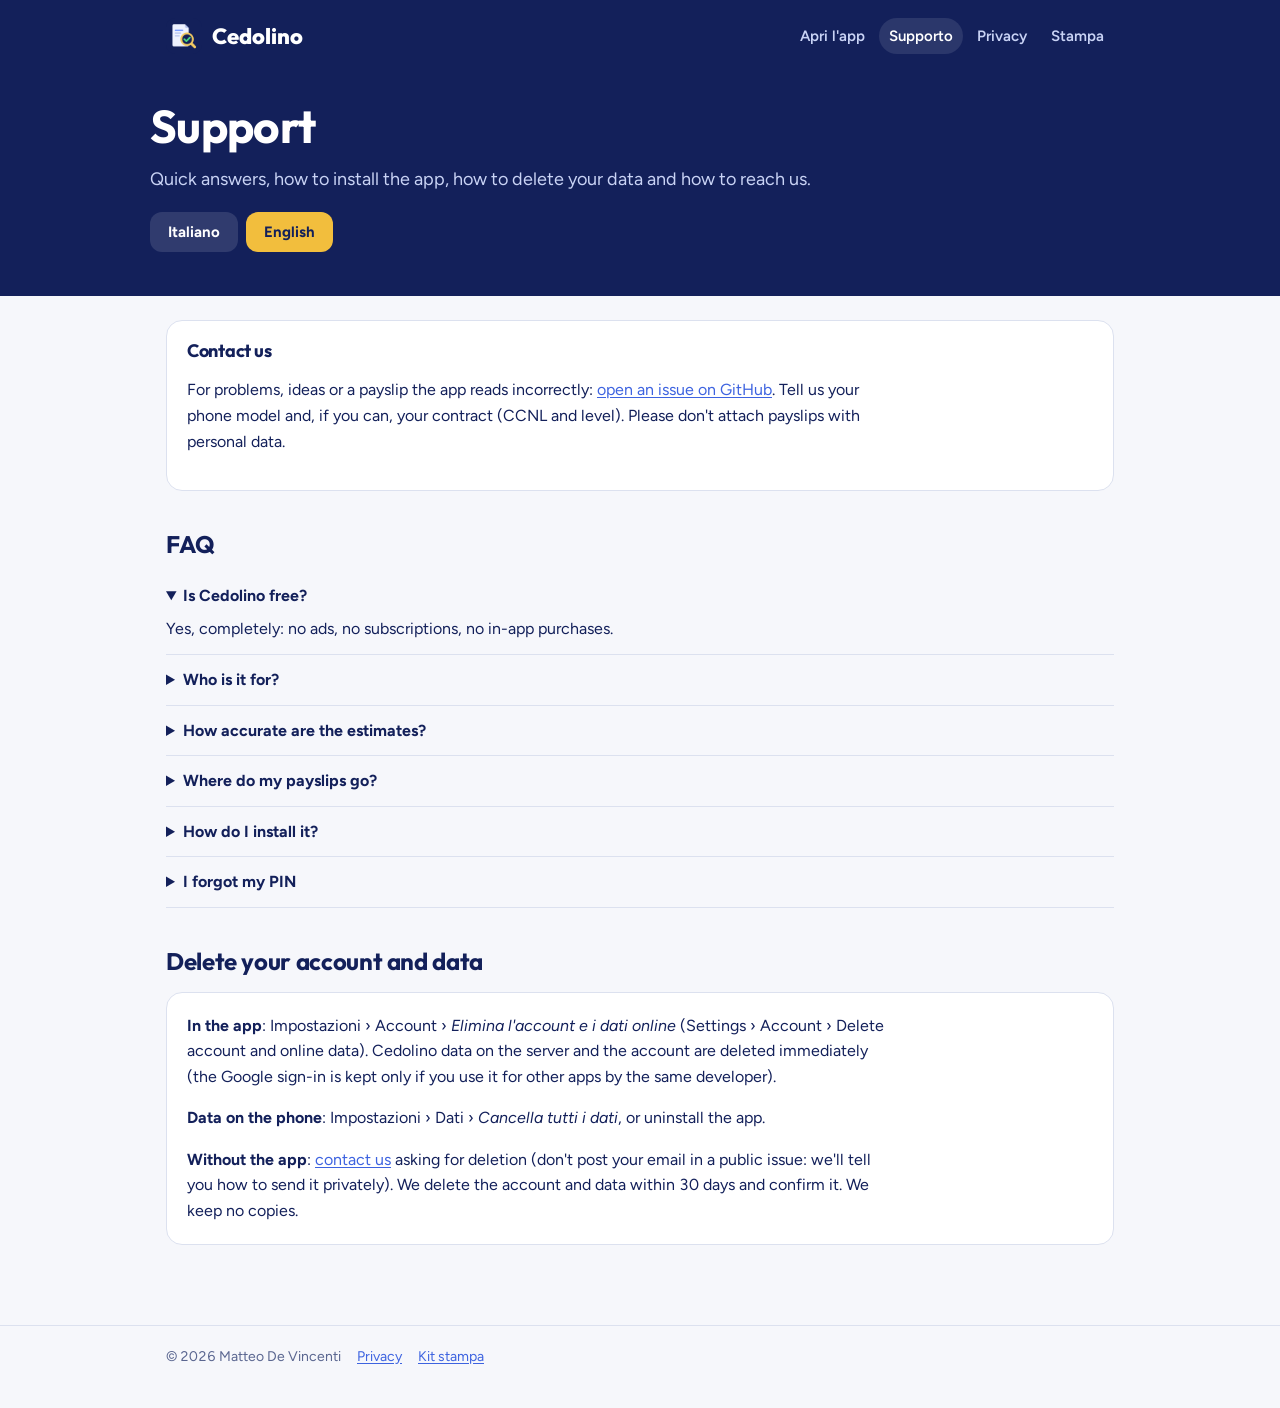
<file: supporto.html>
<!doctype html>
<html lang="it">
<head>
<meta charset="utf-8">
<meta name="viewport" content="width=device-width, initial-scale=1, viewport-fit=cover">
<title>Supporto · Cedolino</title>
<meta name="description" content="Domande frequenti, installazione, eliminazione dell'account e contatti di Cedolino.">
<link rel="icon" href="icons/icon.svg" type="image/svg+xml">
<link rel="preconnect" href="https://fonts.googleapis.com"><link rel="preconnect" href="https://fonts.gstatic.com" crossorigin>
<link rel="stylesheet" href="https://fonts.googleapis.com/css2?family=Figtree:wght@400;600;700&family=Outfit:wght@700;800&display=swap">
<link rel="stylesheet" href="pagine.css">
</head>
<body>
<header class="top"><div class="in">
  <a class="brand" href="./"><img src="icons/icon-192.png?v=2" alt="">Cedolino</a>
  <nav><a href="./">Apri l'app</a><a href="supporto.html" aria-current="page">Supporto</a><a href="privacy.html">Privacy</a><a href="stampa/">Stampa</a></nav>
</div></header>
<div class="hero"><div class="in">
  <h1 data-l="it">Supporto</h1><h1 data-l="en" hidden>Support</h1>
  <p data-l="it">Risposte rapide, come installare l'app, come eliminare i dati e come scriverci.</p>
  <p data-l="en" hidden>Quick answers, how to install the app, how to delete your data and how to reach us.</p>
  <div class="lang"><a class="btn on-hero" href="#it" data-set="it">Italiano</a><a class="btn on-hero" href="#en" data-set="en">English</a></div>
</div></div>

<main class="wrap">
<section data-l="it" lang="it">
  <div class="card">
    <h3 style="margin-top:0">Scrivici</h3>
    <p>Per problemi, idee o una busta che l'app legge male: <span data-contatto="it"><a href="https://github.com/noname21-spec/cedolino/issues/new">apri una segnalazione su GitHub</a></span>. Indica il modello del telefono e, se puoi, il contratto (CCNL e livello). Non allegare buste paga con dati personali.</p>
  </div>

  <h2>Domande frequenti</h2>
  <details open><summary>Cedolino è gratis?</summary><p>Sì, completamente: niente pubblicità, niente abbonamenti, niente acquisti in app.</p></details>
  <details><summary>Le stime sono precise?</summary><p>Cedolino usa i minimi dei contratti, le maggiorazioni e le regole fiscali 2026 (IRPEF, detrazioni, taglio del cuneo, addizionali, imposte al 15% e al 5%). Di solito la stima è vicina al netto in busta, ma conguagli, arretrati, trattenute aziendali e accordi locali possono cambiarla. Ha valore indicativo: per una verifica ufficiale rivolgiti all'ufficio paghe, a un consulente del lavoro o a un CAF.</p></details>
  <details><summary>Quali contratti conosce?</summary><p>Commercio – Terziario Confcommercio (con le tranche del rinnovo fino a febbraio 2027), Turismo – Alberghi, Pubblici esercizi e ristorazione, Pulizie e Multiservizi. Per gli altri contratti puoi scrivere a mano il minimo mensile e le maggiorazioni.</p></details>
  <details><summary>Dove finiscono le mie buste paga?</summary><p>Restano sul telefono. La lettura dei PDF e delle foto avviene sul dispositivo. Trovi i dettagli nell'<a href="privacy.html">informativa sulla privacy</a>.</p></details>
  <details><summary>Come la installo?</summary><p><b>iPhone</b>: apri il sito in Safari, tocca Condividi › Aggiungi alla schermata Home (oppure scaricala dall'App Store quando sarà disponibile). <b>Android</b>: apri il sito in Chrome e tocca Installa (oppure da Google Play). Sul computer funziona da qualsiasi browser.</p></details>
  <details><summary>Ho cambiato telefono: come porto i dati?</summary><p>Con l'accesso Google e la sincronizzazione (app web e Android) oppure con Impostazioni › Dati › Backup: salvi un file e lo apri sul nuovo telefono. I PDF delle buste vanno ricaricati.</p></details>
  <details><summary>Ho dimenticato il PIN</summary><p>Il PIN cifra i dati sul telefono e non si può recuperare. Puoi cancellare i dati e ripristinarli dalla sincronizzazione o da un backup.</p></details>
  <details><summary>Non ricevo gli avvisi</summary><p>Su iPhone gli avvisi funzionano solo nell'app aggiunta alla schermata Home (iOS 16.4 o successivo) e non nell'app dell'App Store: lì usa «Turni nel Calendario». Controlla anche che le notifiche di Cedolino siano permesse nelle impostazioni del telefono.</p></details>

  <h2 id="elimina">Eliminare l'account e i dati</h2>
  <div class="card">
    <p style="margin-top:0"><b>Dall'app</b>: Impostazioni › Account › <i>Elimina l'account e i dati online</i>. Cancelliamo subito i dati di Cedolino sul server e l'account (l'accesso Google resta solo se lo usi per altre app dello stesso sviluppatore).</p>
    <p><b>Dati sul telefono</b>: Impostazioni › Dati › <i>Cancella tutti i dati</i>, oppure disinstalla l'app.</p>
    <p style="margin-bottom:0"><b>Senza l'app</b>: <span data-contatto="it2"><a href="https://github.com/noname21-spec/cedolino/issues/new">scrivici</a></span> chiedendo la cancellazione (non pubblicare la tua email in una segnalazione pubblica: ti diremo come mandarcela in privato). Eliminiamo account e dati entro 30 giorni e ti confermiamo l'avvenuta cancellazione. Non conserviamo copie.</p>
  </div>
</section>

<section data-l="en" lang="en" hidden>
  <div class="card">
    <h3 style="margin-top:0">Contact us</h3>
    <p>For problems, ideas or a payslip the app reads incorrectly: <span data-contatto="en"><a href="https://github.com/noname21-spec/cedolino/issues/new">open an issue on GitHub</a></span>. Tell us your phone model and, if you can, your contract (CCNL and level). Please don't attach payslips with personal data.</p>
  </div>

  <h2>FAQ</h2>
  <details open><summary>Is Cedolino free?</summary><p>Yes, completely: no ads, no subscriptions, no in-app purchases.</p></details>
  <details><summary>Who is it for?</summary><p>People working in Italy, especially on shifts in retail, hospitality, restaurants and cleaning services. The app interface is in Italian.</p></details>
  <details><summary>How accurate are the estimates?</summary><p>Cedolino uses contract minimums, pay supplements and 2026 Italian tax rules (IRPEF, deductions, tax-wedge cut, local surcharges, 15% and 5% flat taxes). Estimates are usually close to the net pay on the payslip, but adjustments, arrears, company deductions and local agreements can change it. They are indicative only: for an official check ask your payroll office, a labour consultant or a CAF.</p></details>
  <details><summary>Where do my payslips go?</summary><p>They stay on your phone. PDFs and photos are read on the device. See the <a href="privacy.html#en">privacy policy</a>.</p></details>
  <details><summary>How do I install it?</summary><p><b>iPhone</b>: open the site in Safari, tap Share › Add to Home Screen (or get it from the App Store when available). <b>Android</b>: open the site in Chrome and tap Install (or get it from Google Play). On a computer it works in any browser.</p></details>
  <details><summary>I forgot my PIN</summary><p>The PIN encrypts the data on the phone and cannot be recovered. You can delete the data and restore it from sync or a backup.</p></details>

  <h2 id="delete">Delete your account and data</h2>
  <div class="card">
    <p style="margin-top:0"><b>In the app</b>: Impostazioni › Account › <i>Elimina l'account e i dati online</i> (Settings › Account › Delete account and online data). Cedolino data on the server and the account are deleted immediately (the Google sign-in is kept only if you use it for other apps by the same developer).</p>
    <p><b>Data on the phone</b>: Impostazioni › Dati › <i>Cancella tutti i dati</i>, or uninstall the app.</p>
    <p style="margin-bottom:0"><b>Without the app</b>: <span data-contatto="en2"><a href="https://github.com/noname21-spec/cedolino/issues/new">contact us</a></span> asking for deletion (don't post your email in a public issue: we'll tell you how to send it privately). We delete the account and data within 30 days and confirm it. We keep no copies.</p>
  </div>
</section>
</main>
<footer><div class="in"><span>© 2026 Matteo De Vincenti</span><a href="privacy.html">Privacy</a><a href="stampa/">Kit stampa</a></div></footer>
<script src="pagine.js"></script>
</body>
</html>
</file>
<file: pagine.css>
/* Pagine del sito di Cedolino (privacy, supporto, stampa): stesso stile «libro mastro» dell'app */
:root {
  --bg: #F6F7FB; --card: #FFFFFF; --soft: #EEF1F8; --text: #13205A; --muted: #5A6690; --line: #DCE1EF;
  --accent: #F2BE3D; --accent-ink: #13205A; --blue: #3D63E0; --ok: #159A5C; --bad: #D9472F;
  --hero: #13205A; --hero-text: #FFFFFF; --hero-muted: #C9D3F5;
  color-scheme: light dark;
}
@media (prefers-color-scheme: dark) {
  :root:not([data-theme="light"]) {
    --bg: #000000; --card: #101219; --soft: #1A1D27; --text: #EEF1FA; --muted: #9AA3C0; --line: #262A38;
    --accent: #F4CB63; --blue: #8AA6FF; --ok: #4ADE80; --bad: #FF8A73; --hero: #0B1233;
  }
}
:root[data-theme="dark"] {
  --bg: #000000; --card: #101219; --soft: #1A1D27; --text: #EEF1FA; --muted: #9AA3C0; --line: #262A38;
  --accent: #F4CB63; --blue: #8AA6FF; --ok: #4ADE80; --bad: #FF8A73; --hero: #0B1233;
}
* { box-sizing: border-box; }
html { -webkit-text-size-adjust: 100%; }
body { margin: 0; background: var(--bg); color: var(--text); font: 16px/1.6 Figtree, system-ui, -apple-system, "Segoe UI", sans-serif; font-variant-numeric: tabular-nums; }
a { color: var(--blue); text-underline-offset: 2px; }
h1, h2, h3 { font-family: Outfit, Figtree, system-ui, sans-serif; letter-spacing: -.015em; line-height: 1.15; }
h1 { font-size: clamp(30px, 6vw, 46px); margin: 0 0 12px; }
h2 { font-size: 24px; margin: 40px 0 12px; }
h3 { font-size: 18px; margin: 24px 0 6px; }
p, li { max-width: 70ch; }
.top { background: var(--hero); color: var(--hero-text); }
.top .in { max-width: 980px; margin: 0 auto; padding: 18px 16px; display: flex; align-items: center; gap: 12px; flex-wrap: wrap; }
.brand { display: flex; align-items: center; gap: 10px; color: inherit; text-decoration: none; font: 800 22px Outfit, sans-serif; }
.brand img { width: 36px; height: 36px; border-radius: 9px; }
.top nav { margin-left: auto; display: flex; gap: 4px; flex-wrap: wrap; }
.top nav a { color: var(--hero-muted); text-decoration: none; font-weight: 600; font-size: 15px; padding: 6px 10px; border-radius: 99px; }
.top nav a[aria-current="page"], .top nav a:hover { background: rgba(255,255,255,.1); color: #fff; }
.hero { background: var(--hero); color: var(--hero-text); padding: 28px 16px 44px; }
.hero .in { max-width: 980px; margin: 0 auto; }
.hero p { color: var(--hero-muted); font-size: 18px; margin: 0; }
.hero .lang { margin-top: 18px; display: flex; gap: 8px; }
.wrap { max-width: 980px; margin: 0 auto; padding: 8px 16px 64px; }
.card { background: var(--card); border: 1px solid var(--line); border-radius: 16px; padding: 20px; margin: 16px 0; }
.kv { display: flex; gap: 12px; padding: 9px 0; border-bottom: 1px dotted var(--line); }
.kv:last-child { border-bottom: 0; }
.kv .k { color: var(--muted); min-width: 34%; }
.kv .v { font-weight: 600; }
.btn { display: inline-flex; align-items: center; gap: 8px; background: var(--accent); color: var(--accent-ink); font: 700 15px Figtree, sans-serif; padding: 11px 18px; border-radius: 12px; text-decoration: none; border: 0; cursor: pointer; }
.btn.ghost { background: var(--soft); color: var(--text); }
.btn.on-hero { background: rgba(255,255,255,.12); color: #fff; }
.btns { display: flex; gap: 10px; flex-wrap: wrap; margin: 14px 0; }
.small { font-size: 14px; color: var(--muted); }
.note { background: var(--soft); border-radius: 12px; padding: 12px 14px; font-size: 15px; }
.grid { display: grid; gap: 14px; grid-template-columns: repeat(auto-fill, minmax(150px, 1fr)); }
.grid figure { margin: 0; }
.grid img { width: 100%; border-radius: 12px; border: 1px solid var(--line); display: block; background: var(--soft); }
.grid figcaption { font-size: 13px; color: var(--muted); margin-top: 6px; }
.grid.wide { grid-template-columns: repeat(auto-fill, minmax(260px, 1fr)); }
table { border-collapse: collapse; width: 100%; font-size: 15px; }
th, td { text-align: left; padding: 9px 8px; border-bottom: 1px solid var(--line); vertical-align: top; }
th { color: var(--muted); font-weight: 600; }
.tablewrap { overflow-x: auto; }
details { border-bottom: 1px solid var(--line); padding: 12px 0; }
details summary { cursor: pointer; font-weight: 700; }
details p { margin: 8px 0 0; }
footer { border-top: 1px solid var(--line); color: var(--muted); font-size: 14px; }
footer .in { max-width: 980px; margin: 0 auto; padding: 20px 16px 40px; display: flex; gap: 16px; flex-wrap: wrap; }
[lang="en"][hidden], [lang="it"][hidden] { display: none; }
.lang .btn[aria-pressed="true"] { background: var(--accent); color: var(--accent-ink); }
@media (max-width: 620px) {
  .tablewrap tr:first-child { display: none; }
  .tablewrap tr { display: block; border-bottom: 1px solid var(--line); padding: 10px 0; }
  .tablewrap td { display: block; border: 0; padding: 3px 0; }
  .tablewrap td:nth-child(3) { color: var(--muted); font-size: 14px; }
  .tablewrap td:nth-child(3)::before { content: "⏱ "; }
}
</file>
